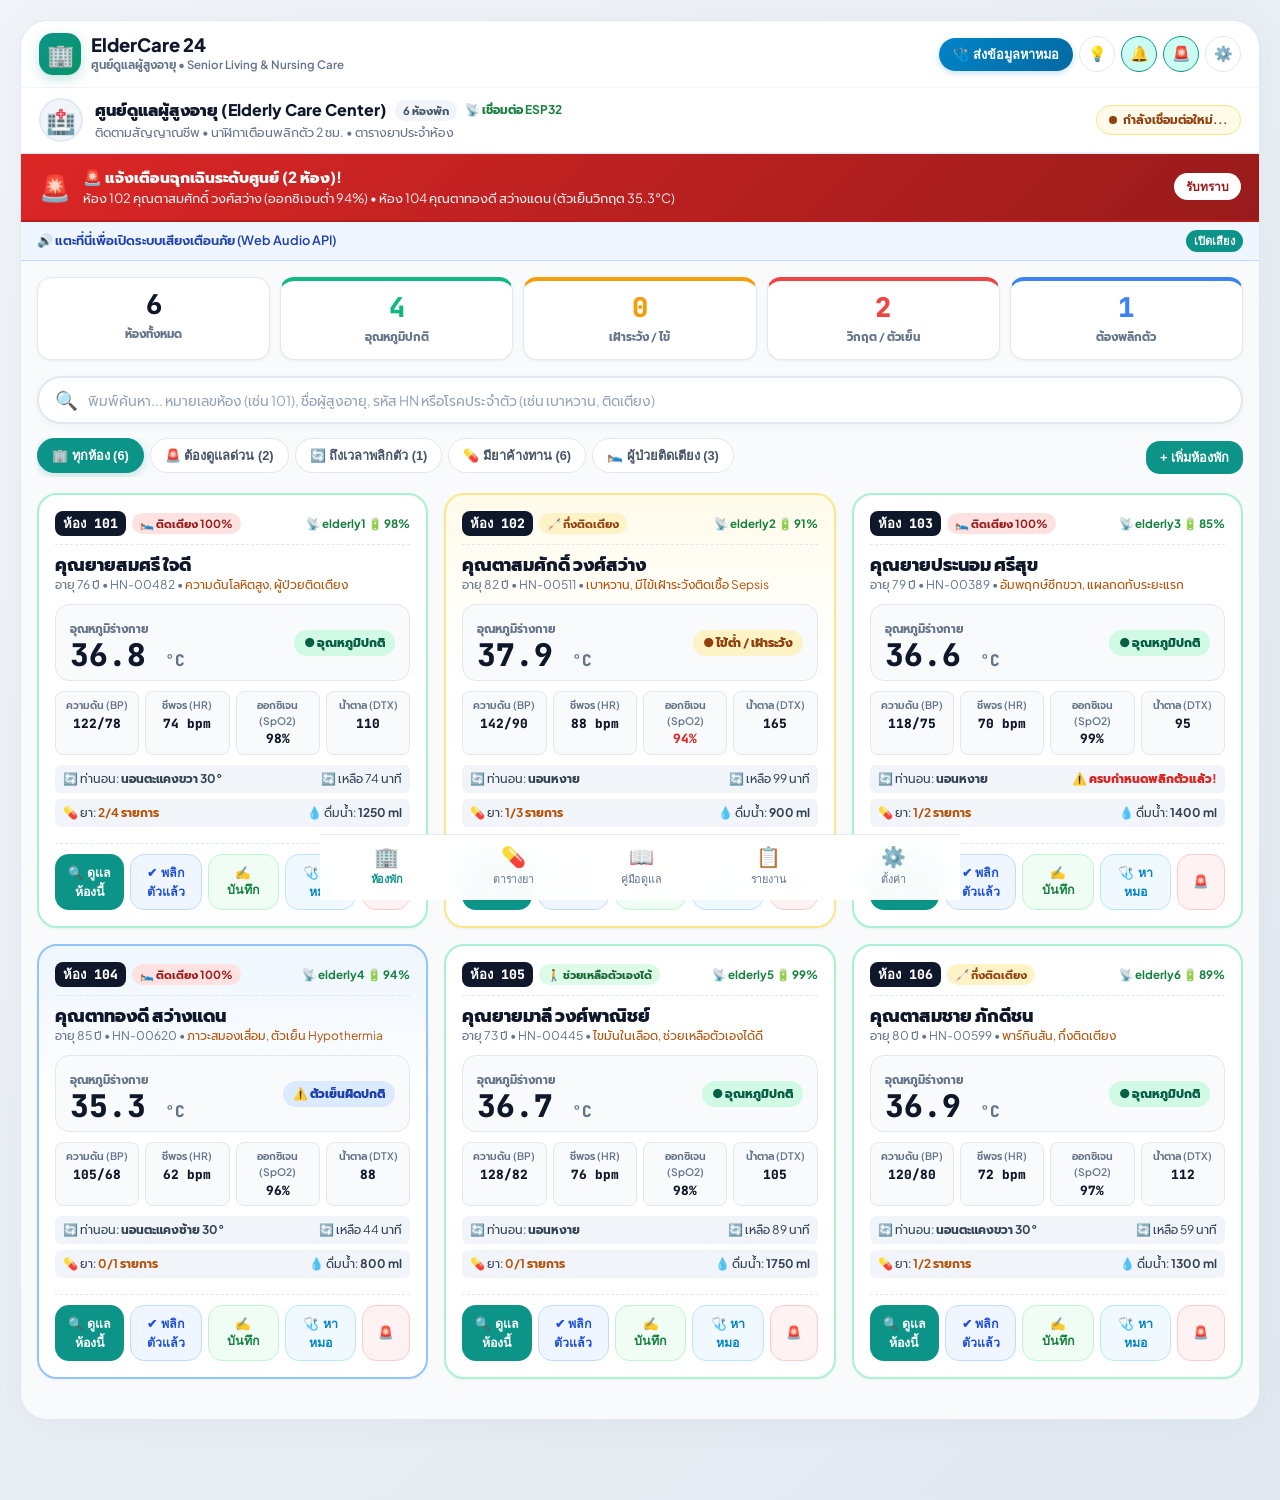
<file: index.html>
<!DOCTYPE html>
<html lang="th">
<head>
  <meta charset="UTF-8">
  <meta name="viewport" content="width=device-width, initial-scale=1.0, maximum-scale=1.0, user-scalable=no">
  <meta name="theme-color" content="#0d9488">
  <meta name="description" content="ElderCare 24 - ระบบศูนย์ดูแลผู้สูงอายุแบบแบ่งห้องพัก ติดตามสัญญาณชีพและอุณหภูมิแบบเรียลไทม์">
  
  <title>ElderCare 24 — ศูนย์ดูแลผู้สูงอายุ (Elderly Care Center)</title>
  
  <link rel="manifest" href="manifest.json">
  <link rel="icon" type="image/svg+xml" href="icon.svg">
  <link rel="apple-touch-icon" href="icon-192.png">

  <!-- Fonts: Plus Jakarta Sans, Prompt, Noto Sans Thai, JetBrains Mono -->
  <link rel="preconnect" href="https://fonts.googleapis.com">
  <link rel="preconnect" href="https://fonts.gstatic.com" crossorigin>
  <link href="https://fonts.googleapis.com/css2?family=JetBrains+Mono:wght@400;500;600;700&family=Noto+Sans+Thai:wght@400;500;600;700&family=Plus+Jakarta+Sans:wght@500;600;700;800&family=Prompt:wght@400;500;600;700;800&display=swap" rel="stylesheet">

  <!-- Local Chart.js -->
  <script src="chart.umd.min.js"></script>

  <link rel="stylesheet" href="styles.css?v=3.0">
</head>
<body>

  <div class="app-container">
    
    <!-- Top App Header -->
    <header class="care-header">
      <div class="header-top">
        <a href="../index.html" class="brand-wrapper" title="กลับหน้า Hub ศูนย์รวม">
          <div class="brand-icon-circle">🏢</div>
          <div>
            <div class="brand-title">ElderCare 24</div>
            <div class="brand-sub">ศูนย์ดูแลผู้สูงอายุ • Senior Living & Nursing Care</div>
          </div>
        </a>

        <div class="header-actions">
          <!-- Quick Send to Doctor Button -->
          <button class="btn-doctor-quick" onclick="openDoctorReferralModal()" title="ส่งข้อมูลผู้ป่วยปรึกษาแพทย์">
            🩺 ส่งข้อมูลหาหมอ
          </button>
          <!-- Screen Wake Lock Toggle -->
          <button id="btnWakeLock" class="btn-icon" title="เปิด/ปิดการเปิดหน้าจอตลอดเวลา (ป้องกันจอดับ)" onclick="toggleWakeLock()">
            <span id="wakeLockIcon">💡</span>
          </button>
          <!-- Sound Alert Toggle -->
          <button id="btnSoundToggle" class="btn-icon active" title="เปิด/ปิดเสียงเตือน" onclick="toggleSound()">
            <span id="soundIcon">🔔</span>
          </button>
          <!-- Central Siren Toggle -->
          <button id="btnNightAlarm" class="btn-icon active" title="เปิด/ปิดโหมดเตือนไซเรนศูนย์" onclick="toggleNightAlarm()">
            <span id="nightAlarmIcon">🚨</span>
          </button>
          <!-- Install PWA Button -->
          <button id="btnInstallPwa" class="btn-icon" style="display: none;" title="ติดตั้งแอปลงในเครื่อง">
            <span>📲</span>
          </button>
          <!-- Quick Settings -->
          <button class="btn-icon" title="ตั้งค่าระบบ" onclick="switchTab('settings')">
            <span>⚙️</span>
          </button>
        </div>
      </div>

      <!-- Center Status Strip & Connection Pill -->
      <div class="profile-bar">
        <div class="profile-info">
          <div class="profile-avatar-btn" onclick="switchTab('settings')">
            🏥
          </div>
          <div class="profile-details">
            <div class="profile-name-row">
              <span class="profile-name">ศูนย์ดูแลผู้สูงอายุ (Elderly Care Center)</span>
              <span id="headerCenterRoomsBadge" class="profile-badge">6 ห้องพัก</span>
              <span style="font-size: 0.75rem; color: #15803d; font-weight: 700;">📡 เชื่อมต่อ ESP32</span>
            </div>
            <div class="profile-meta">
              <span>ติดตามสัญญาณชีพ • นาฬิกาเตือนพลิกตัว 2 ชม. • ตารางยาประจำห้อง</span>
            </div>
          </div>
        </div>

        <div class="connection-pill online" id="connectionStatusPill" onclick="toggleSimulationModal()" title="คลิกเพื่อสลับโหมด Firebase / จำลอง">
          <span class="connection-dot"></span>
          <span id="connectionStatusText">Live เซนเซอร์</span>
        </div>
      </div>
    </header>

    <!-- Central Siren Emergency Alert Banner -->
    <div id="centralAlarmBanner" class="center-alarm-banner" style="display: none;">
      <div class="center-alarm-content">
        <span style="font-size: 1.6rem; animation: pulse-dot 1s infinite;">🚨</span>
        <div>
          <div class="center-alarm-title" id="alarmBannerTitle">แจ้งเตือนภาวะฉุกเฉินระดับศูนย์!</div>
          <div class="center-alarm-sub" id="alarmBannerSub">มีห้องพักที่อุณหภูมิหรือสัญญาณชีพผิดปกติ โปรดเข้าตรวจสอบทันที</div>
        </div>
      </div>
      <button class="btn btn-outline" style="background: #ffffff; color: #991b1b; padding: 4px 12px; font-size: 0.75rem; border: none;" onclick="dismissAlertBanner()">
        รับทราบ
      </button>
    </div>

    <!-- Info / Warning Banners -->
    <div id="demoBanner" class="info-banner demo" style="display: none;">
      <span>🧪 กำลังเปิดโหมดทดสอบจำลอง (Simulation)</span>
      <button class="btn btn-outline" style="padding: 2px 8px; font-size: 0.72rem; background: #ffffff;" onclick="setMode('firebase')">
        สลับเป็น Live Firebase
      </button>
    </div>

    <div id="audioUnlockBanner" class="info-banner audio-unlock" style="display: none;" onclick="unlockAudio()">
      <span>🔊 แตะที่นี่เพื่อเปิดระบบเสียงเตือนภัย (Web Audio API)</span>
      <button class="btn btn-primary" style="padding: 2px 8px; font-size: 0.7rem; pointer-events: none;">เปิดเสียง</button>
    </div>

    <div id="offlineBanner" class="info-banner offline" style="display: none;">
      <span>⚠️ ไม่ได้รับข้อมูลเกิน 10 นาที โปรดตรวจเช็คอุปกรณ์และสัญญาณ WiFi</span>
    </div>

    <!-- Main Views (Tabs) -->
    <main class="main-content">

      <!-- ============================================================== -->
      <!-- TAB 1: HOME (ผังห้องพักศูนย์ดูแลผู้สูงอายุ)                        -->
      <!-- ============================================================== -->
      <section id="tab-home" class="tab-content active">

        <!-- Center Statistics Bar -->
        <div class="center-stats-row">
          <div class="center-stat-card" onclick="setRoomFilter('all')">
            <span class="center-stat-num" id="statTotalRooms">6</span>
            <span class="center-stat-lbl">ห้องทั้งหมด</span>
          </div>
          <div class="center-stat-card normal" onclick="setRoomFilter('normal')">
            <span class="center-stat-num" style="color: #10b981;" id="statNormalRooms">4</span>
            <span class="center-stat-lbl">อุณหภูมิปกติ</span>
          </div>
          <div class="center-stat-card warning" onclick="setRoomFilter('alert')">
            <span class="center-stat-num" style="color: #f59e0b;" id="statWarningRooms">1</span>
            <span class="center-stat-lbl">เฝ้าระวัง / ไข้</span>
          </div>
          <div class="center-stat-card critical" onclick="setRoomFilter('critical')">
            <span class="center-stat-num" style="color: #ef4444;" id="statCriticalRooms">1</span>
            <span class="center-stat-lbl">วิกฤต / ตัวเย็น</span>
          </div>
          <div class="center-stat-card turn" onclick="setRoomFilter('turn')">
            <span class="center-stat-num" style="color: #3b82f6;" id="statTurnDueRooms">1</span>
            <span class="center-stat-lbl">ต้องพลิกตัว</span>
          </div>
        </div>

        <!-- Room Search Bar (พิมพ์ค้นหา) -->
        <div class="search-bar-container">
          <div class="search-input-wrapper">
            <span class="search-icon">🔍</span>
            <input 
              type="text" 
              id="roomSearchInput" 
              class="room-search-input" 
              placeholder="พิมพ์ค้นหา... หมายเลขห้อง (เช่น 101), ชื่อผู้สูงอายุ, รหัส HN หรือโรคประจำตัว (เช่น เบาหวาน, ติดเตียง)"
              oninput="handleRoomSearch(this.value)"
              autocomplete="off"
            >
            <button id="btnClearSearch" class="btn-clear-search" onclick="clearRoomSearch()" style="display: none;" title="ล้างการค้นหา">✕</button>
          </div>
          <div id="searchResultSummary" class="search-result-badge" style="display: none;"></div>
        </div>

        <!-- Rooms Toolbar & Filters -->
        <div class="rooms-toolbar">
          <div class="room-filters-scroll">
            <button class="filter-pill active" id="filter-all" onclick="setRoomFilter('all')">🏢 ทุกห้อง (<span id="countAll">6</span>)</button>
            <button class="filter-pill alert-pill" id="filter-alert" onclick="setRoomFilter('alert')">🚨 ต้องดูแลด่วน (<span id="countAlert">2</span>)</button>
            <button class="filter-pill turn-pill" id="filter-turn" onclick="setRoomFilter('turn')">🔄 ถึงเวลาพลิกตัว (<span id="countTurn">1</span>)</button>
            <button class="filter-pill" id="filter-med" onclick="setRoomFilter('med')">💊 มียาค้างทาน (<span id="countMed">2</span>)</button>
            <button class="filter-pill" id="filter-bedridden" onclick="setRoomFilter('bedridden')">🛌 ผู้ป่วยติดเตียง (<span id="countBedridden">3</span>)</button>
          </div>
          <button class="btn btn-primary" style="padding: 6px 14px; font-size: 0.8rem; white-space: nowrap;" onclick="openAddRoomModal()">
            + เพิ่มห้องพัก
          </button>
        </div>

        <!-- The Rooms Grid -->
        <div class="rooms-grid" id="elderlyRoomsGrid">
          <!-- Rendered dynamically by JavaScript -->
        </div>

      </section>

      <!-- ============================================================== -->
      <!-- TAB 2: MEDS (ตารางยาประจำวันตามห้องพัก)                         -->
      <!-- ============================================================== -->
      <section id="tab-meds" class="tab-content">
        <div class="med-card">
          <div class="card-header-row">
            <div class="card-header-title">
              <span>💊 ตารางยาประจำวันตามห้องพักผู้สูงอายุ</span>
            </div>
            <button class="btn btn-outline" style="padding: 4px 10px; font-size: 0.75rem;" onclick="filterRoomsMedsDue()">
              แสดงเฉพาะห้องที่ยังไม่ได้ทานยา
            </button>
          </div>
          <p style="font-size: 0.8rem; color: #64748b; margin-bottom: 12px;">
            เช็คอินการรับประทานยาตามมื้อ (เช้า, กลางวัน, เย็น, ก่อนนอน) ของผู้สูงอายุในแต่ละห้อง
          </p>

          <div class="search-input-wrapper" style="margin-bottom: 12px; border-radius: var(--radius-md); padding: 6px 12px;">
            <span class="search-icon" style="font-size: 0.95rem;">🔍</span>
            <input 
              type="text" 
              id="medSearchInput" 
              class="room-search-input" 
              placeholder="ค้นหาห้อง หรือชื่อยา (เช่น Amlodipine, 101, ยาเบาหวาน, ยาลดไขมัน)..." 
              oninput="handleMedSearch(this.value)"
            >
          </div>

          <div id="elderlyCenterMedsList">
            <!-- Rendered via JavaScript -->
          </div>
        </div>
      </section>

      <!-- ============================================================== -->
      <!-- TAB 3: GUIDE (คู่มือการดูแลผู้สูงอายุและสัญญาณอันตราย)            -->
      <!-- ============================================================== -->
      <section id="tab-guide" class="tab-content">
        <div style="max-width: 840px; margin: 0 auto;">
          <div style="margin-bottom: 16px;">
            <h3 style="font-size: 1.2rem; font-weight: 800; color: #0f172a;">คู่มือการบริบาลผู้สูงอายุ & สัญญาณอันตราย</h3>
            <p style="font-size: 0.82rem; color: #64748b;">แนวทางมาตรฐานสำหรับศูนย์ดูแลผู้สูงอายุและบ้านพักคนชรา</p>
          </div>

          <!-- FAST Stroke Card -->
          <div class="redflag-card">
            <div class="redflag-title">
              <span>🧠 อาการเตือนโรคหลอดเลือดสมอง (FAST) - ต้องส่ง รพ. ด่วนที่สุด!</span>
            </div>
            <ul class="redflag-list">
              <li><strong>F - Face:</strong> หน้าเบี้ยว ปากเบี้ยว ยิ้มแล้วมุมปากตกข้างหนึ่ง</li>
              <li><strong>A - Arms:</strong> แขนขาอ่อนแรง ยกแขนสองข้างแล้วตกหนึ่งข้าง ทรงตัวไม่ได้</li>
              <li><strong>S - Speech:</strong> พูดไม่ชัด ลิ้นแข็ง พูดไม่ออก หรือฟังไม่เข้าใจภาษา</li>
              <li><strong>T - Time:</strong> รีบโทร 1669 ทันที ต้องถึง รพ. ภายใน 4.5 ชั่วโมง เพื่อฉีดยาละลายลิ่มเลือด</li>
            </ul>
          </div>

          <!-- Sepsis Card -->
          <div class="redflag-card">
            <div class="redflag-title">
              <span>🩸 สัญญาณภาวะติดเชื้อรุนแรงในกระแสเลือด (Sepsis)</span>
            </div>
            <ul class="redflag-list">
              <li>อุณหภูมิร่างกายสูงเกิน 37.8°C หรือตัวเย็นผิดปกติ (&lt;35.5°C) หนาวสั่นรุนแรง</li>
              <li>หายใจหอบเร็ว ชีพจรเต้นเร็วเกิน 90 ครั้ง/นาที หรือความดันโลหิตตกผิดปกติ</li>
              <li>มีอาการซึมลง สับสนเฉียบพลัน เพ้อ ไม่รู้เวลาและสถานที่</li>
              <li>ปัสสาวะออกน้อยมาก ปัสสาวะมีสีเข้มหรือขุ่นมีกลิ่นฉุน (สัญญาณติดเชื้อทางเดินปัสสาวะ UTI)</li>
            </ul>
          </div>

          <!-- Bedridden Care Card -->
          <div class="vitals-card">
            <div class="card-header-title" style="margin-bottom: 8px;">
              <span>🛏️ เทคนิคการดูแลผู้สูงอายุติดเตียง ป้องกันแผลกดทับ (Bedsores)</span>
            </div>
            <ul style="padding-left: 20px; font-size: 0.85rem; color: #334155; line-height: 1.6;">
              <li><strong>พลิกตัวสม่ำเสมอทุก 2 ชั่วโมง:</strong> สลับท่านอน (หงาย ➔ ตะแคงขวา 30° ➔ หงาย ➔ ตะแคงซ้าย 30°) อย่างเคร่งครัด</li>
              <li><strong>การนอนตะแคง 30 องศา:</strong> ใช้หมอนหนุนหลังและสอดหมอนระหว่างหัวเข่า ป้องกันกระดูกปุ่มข้อกดทับกัน</li>
              <li><strong>ดูแลผิวหนัง:</strong> รักษาผิวหนังให้สะอาดและแห้ง ไม่อับชื้น ทาโลชั่นบำรุงผิวลดการเสียดสี</li>
              <li><strong>เปลี่ยนผ้าอ้อมทันที:</strong> เมื่อมีการขับถ่าย เพื่อป้องกันผิวหนังเปื่อยระคายเคืองจากกรดปัสสาวะ</li>
            </ul>
          </div>

          <!-- Dehydration & Nutrition Card -->
          <div class="vitals-card">
            <div class="card-header-title" style="margin-bottom: 8px;">
              <span>💧 การป้องกันภาวะขาดน้ำ (Dehydration) ในผู้สูงอายุ</span>
            </div>
            <p style="font-size: 0.85rem; color: #334155; line-height: 1.6;">
              ผู้สูงอายุจะมีความรู้สึกกระหายน้ำลดลง ทำให้เสี่ยงต่อภาวะขาดน้ำ ความดันตก และไตวายเฉียบพลัน ผู้ดูแลควรจัดให้ดื่มน้ำสะอาดทีละน้อยตลอดทั้งวัน ให้ได้ปริมาณสะสมอย่างน้อย 1,500 - 2,000 มล./วัน
            </p>
          </div>
        </div>
      </section>

      <!-- ============================================================== -->
      <!-- TAB 4: LOGS & REPORTS (ประวัติและรายงาน)                         -->
      <!-- ============================================================== -->
      <section id="tab-logs" class="tab-content">
        <div style="max-width: 900px; margin: 0 auto;">
          
          <!-- Doctor / Family Report Card -->
          <div class="vitals-card">
            <div class="card-header-row">
              <div class="card-header-title">
                <span>📋 สรุปรายงานสำหรับส่งต่อแพทย์ / ญาติผู้สูงอายุ (LINE)</span>
              </div>
              <div style="display: flex; gap: 6px;">
                <button class="btn btn-primary" style="padding: 4px 12px; font-size: 0.78rem; background: #0284c7; border: none;" onclick="openDoctorReferralModal()">
                  🩺 ส่งข้อมูลหาหมอ
                </button>
                <button class="btn btn-outline" style="padding: 4px 12px; font-size: 0.78rem;" onclick="copyDoctorReport()">
                  📲 คัดลอกส่ง LINE
                </button>
              </div>
            </div>
            <div style="margin-bottom: 8px; display: flex; align-items: center; gap: 8px;">
              <span style="font-size: 0.8rem; font-weight: 700; color: #334155;">เลือกห้องที่ต้องการสรุป:</span>
              <select id="reportRoomSelect" class="form-input" style="width: auto; padding: 4px 8px; font-size: 0.8rem;" onchange="updateDoctorReport()">
                <!-- Populated by JS -->
              </select>
            </div>
            <textarea id="doctorReportPreview" class="report-preview-box" readonly></textarea>
            
            <div style="display: flex; gap: 8px; margin-top: 8px;">
              <button class="btn btn-outline" style="flex: 1; font-size: 0.8rem;" onclick="exportCenterExcel()">
                📊 ส่งออก Excel ทุกห้อง (.xls)
              </button>
              <button class="btn btn-outline" style="flex: 1; font-size: 0.8rem;" onclick="exportCenterCsv()">
                📄 ส่งออก CSV ทุกห้อง
              </button>
            </div>
          </div>

          <!-- Activity Timeline -->
          <div class="vitals-card">
            <div class="card-header-row">
              <div class="card-header-title">
                <span>🕒 บันทึกกิจกรรมการดูแลของศูนย์วันนี้</span>
              </div>
              <div style="display: flex; gap: 6px;">
                <button class="btn btn-primary" style="padding: 4px 12px; font-size: 0.78rem;" onclick="openAddCareLogModal()">
                  ✍️ เขียนบันทึกการดูแล
                </button>
                <button class="btn btn-outline" style="padding: 2px 8px; font-size: 0.72rem;" onclick="clearCenterLogs()">
                  ล้างประวัติ
                </button>
              </div>
            </div>

            <div class="search-input-wrapper" style="margin-bottom: 12px; border-radius: var(--radius-md); padding: 6px 12px;">
              <span class="search-icon" style="font-size: 0.95rem;">🔍</span>
              <input 
                type="text" 
                id="logSearchInput" 
                class="room-search-input" 
                placeholder="ค้นหาบันทึกกิจกรรม... (เช่น 101, พลิกตัว, ดื่มน้ำ, สัญญาณชีพ, ยา)" 
                oninput="handleLogSearch(this.value)"
              >
            </div>

            <div id="careLogsContainer">
              <!-- Rendered via JavaScript -->
            </div>
          </div>

        </div>
      </section>

      <!-- ============================================================== -->
      <!-- TAB 5: SETTINGS (การตั้งค่าศูนย์)                                -->
      <!-- ============================================================== -->
      <section id="tab-settings" class="tab-content">
        <div style="max-width: 680px; margin: 0 auto;">
          <div class="calc-card">
            <div class="card-header-title" style="margin-bottom: 12px;">
              <span>⚙️ ตั้งค่าระบบศูนย์ดูแลผู้สูงอายุและอุปกรณ์ ESP32</span>
            </div>

            <div class="form-group">
              <label class="form-label">เบอร์โทรศัพท์ฉุกเฉินประจำศูนย์ (SOS):</label>
              <input type="text" id="settingEmergencyPhone" class="form-input" value="1669">
            </div>

            <div class="form-group">
              <label class="form-label">เกณฑ์แจ้งเตือนไข้สูงผู้สูงอายุ (°C):</label>
              <input type="number" step="0.1" id="settingAlertThreshold" class="form-input" value="37.8">
              <span style="font-size: 0.72rem; color: #64748b; margin-top: 4px; display: block;">
                เกณฑ์มาตรฐานผู้สูงอายุ: 37.8°C ถือว่ามีไข้สูงเสี่ยงติดเชื้อในกระแสเลือด
              </span>
            </div>

            <hr style="border: none; border-top: 1px dashed var(--border); margin: 18px 0;">

            <div class="card-header-title" style="margin-bottom: 12px; font-size: 0.95rem;">
              <span>☁️ เชื่อมต่อ Firebase Realtime Database</span>
            </div>

            <div class="form-group">
              <label class="form-label">Firebase RTDB URL:</label>
              <input type="text" id="settingFirebaseUrl" class="form-input" placeholder="https://your-database.firebasedatabase.app">
            </div>

            <button class="btn btn-primary btn-block" onclick="saveSettings()">
              💾 บันทึกการตั้งค่า
            </button>
          </div>

          <div style="text-align: center; margin-top: 16px; font-size: 0.78rem; color: #94a3b8;">
            ElderCare 24 • ระบบศูนย์ดูแลผู้สูงอายุแบบแบ่งห้องพัก v3.0<br>
            <a href="../index.html" style="color: var(--primary); font-weight: 700; text-decoration: none;">← กลับสู่หน้าหลักเลือกระบบ (Hub)</a>
          </div>
        </div>
      </section>

    </main>

    <!-- Bottom Navigation Bar -->
    <nav class="bottom-nav">
      <button class="nav-tab-btn active" id="nav-home" onclick="switchTab('home')">
        <span class="nav-tab-icon">🏢</span>
        <span class="nav-tab-label">ห้องพัก</span>
      </button>
      <button class="nav-tab-btn" id="nav-meds" onclick="switchTab('meds')">
        <span class="nav-tab-icon">💊</span>
        <span class="nav-tab-label">ตารางยา</span>
      </button>
      <button class="nav-tab-btn" id="nav-guide" onclick="switchTab('guide')">
        <span class="nav-tab-icon">📖</span>
        <span class="nav-tab-label">คู่มือดูแล</span>
      </button>
      <button class="nav-tab-btn" id="nav-logs" onclick="switchTab('logs')">
        <span class="nav-tab-icon">📋</span>
        <span class="nav-tab-label">รายงาน</span>
      </button>
      <button class="nav-tab-btn" id="nav-settings" onclick="switchTab('settings')">
        <span class="nav-tab-icon">⚙️</span>
        <span class="nav-tab-label">ตั้งค่า</span>
      </button>
    </nav>

  </div>

  <!-- ============================================================== -->
  <!-- MODAL: ROOM DETAIL VIEW (หน้าต่างจัดการห้องเดี่ยวแบบละเอียด)       -->
  <!-- ============================================================== -->
  <div class="modal-overlay" id="modalRoomDetail">
    <div class="modal-box large">
      <div class="modal-header">
        <div style="display: flex; align-items: center; gap: 8px;">
          <span class="room-number-badge" id="modalRoomNo" style="font-size: 1rem; padding: 4px 10px;">ห้อง 101</span>
          <h3 class="modal-title" id="modalResidentName">คุณยายสมศรี ใจดี</h3>
        </div>
        <button class="btn-close-modal" onclick="closeRoomDetailModal()">✕</button>
      </div>

      <!-- Room Header Info Strip -->
      <div class="room-modal-header-strip">
        <div>
          <span id="modalResidentAge" style="font-weight: 700;">อายุ 76 ปี</span> • 
          <span id="modalResidentHn" style="color: var(--text-muted);">HN-00482</span> • 
          <span id="modalResidentWeight">52.0 กก.</span>
          <div id="modalResidentCondition" style="font-size: 0.75rem; color: #b45309; font-weight: 600; margin-top: 2px;">
            โรคประจำตัว: ความดันโลหิตสูง, ผู้ป่วยติดเตียง
          </div>
        </div>
        <div style="text-align: right;">
          <span id="modalCareLevelTag" class="care-level-tag bedridden">ติดเตียง 100%</span>
          <div id="modalDeviceBattery" style="font-size: 0.75rem; color: #15803d; font-weight: 700; margin-top: 2px;">
            📡 baby1 | 🔋 98%
          </div>
        </div>
      </div>

      <!-- Hero Temp Card for This Room -->
      <div class="hero-card normal" id="modalHeroCard" style="padding: 16px; margin-bottom: 12px;">
        <div class="hero-temp-row">
          <span class="hero-temp-val" id="modalHeroTemp" style="font-size: 3.2rem;">36.8</span>
          <span class="hero-temp-unit">°C</span>
        </div>
        <div class="status-badge normal" id="modalStatusBadge">
          <span>●</span> <span id="modalStatusText">สบายดี อุณหภูมิปกติ</span>
        </div>
        <div id="modalAdviceText" style="font-size: 0.8rem; color: #475569; margin-top: 4px;">
          ผู้สูงอายุสบายดี ให้ดื่มน้ำและสังเกตอาการต่อเนื่อง
        </div>
      </div>

      <!-- Vitals Strip for This Room -->
      <div class="vitals-card" style="margin-bottom: 12px;">
        <div class="card-header-row">
          <div class="card-header-title" style="font-size: 0.95rem;">
            <span>🫀 สัญญาณชีพล่าสุด</span>
          </div>
          <button class="btn btn-outline" style="padding: 2px 8px; font-size: 0.72rem;" onclick="openVitalsModal()">
            + อัปเดตค่าใหม่
          </button>
        </div>
        <div class="vitals-grid">
          <div class="vital-tile">
            <div class="vital-label">ความดัน (BP)</div>
            <div class="vital-value" id="modalValBp" style="font-size: 1.1rem;">122/78</div>
            <div class="vital-unit">mmHg</div>
          </div>
          <div class="vital-tile">
            <div class="vital-label">ชีพจร (Pulse)</div>
            <div class="vital-value" id="modalValHr" style="font-size: 1.1rem;">74</div>
            <div class="vital-unit">bpm</div>
          </div>
          <div class="vital-tile">
            <div class="vital-label">ออกซิเจน (SpO2)</div>
            <div class="vital-value" id="modalValSpo2" style="font-size: 1.1rem;">98</div>
            <div class="vital-unit">%</div>
          </div>
          <div class="vital-tile">
            <div class="vital-label">น้ำตาล (DTX)</div>
            <div class="vital-value" id="modalValGlucose" style="font-size: 1.1rem;">110</div>
            <div class="vital-unit">mg/dL</div>
          </div>
        </div>
      </div>

      <!-- 2-Hour Bedridden Turn Schedule for This Room -->
      <div class="turn-card" style="margin-bottom: 12px; padding: 14px;">
        <div class="card-header-row">
          <div class="card-header-title" style="font-size: 0.95rem;">
            <span>🔄 การพลิกตัวป้องกันแผลกดทับ</span>
          </div>
          <span style="font-size: 0.75rem; color: #2563eb; font-weight: 700;">รอบ 2 ชม.</span>
        </div>
        <div class="turn-display-row">
          <div class="turn-circle" style="width: 60px; height: 60px;">
            <div class="turn-timer-text" id="modalTurnTimer" style="font-size: 0.85rem;">01:25</div>
            <div class="turn-timer-sub">เหลือ</div>
          </div>
          <div class="turn-info">
            <div style="font-size: 0.75rem; color: var(--text-muted);">ท่าปัจจุบัน:</div>
            <div class="turn-position-name" id="modalTurnCurrentPos" style="font-size: 1rem;">นอนหงาย</div>
            <div class="turn-next-hint" id="modalTurnNextPos">ท่าถัดไป: ตะแคงขวา 30°</div>
          </div>
          <button class="btn btn-primary" style="padding: 6px 12px; font-size: 0.78rem;" onclick="recordActiveRoomTurn()">
            ✔ พลิกตัวแล้ว
          </button>
        </div>
      </div>

      <!-- Meal Medications Checklist for This Room -->
      <div class="med-card" style="margin-bottom: 12px; padding: 14px;">
        <div class="card-header-row">
          <div class="card-header-title" style="font-size: 0.95rem;">
            <span>💊 ยาประจำตัวประจำห้องนี้</span>
          </div>
          <button class="btn btn-outline" style="padding: 2px 8px; font-size: 0.72rem;" onclick="openAddMedModal()">
            + เพิ่มยา
          </button>
        </div>
        <div id="modalMedListContainer">
          <!-- Rendered via JS -->
        </div>
      </div>

      <!-- Hydration for This Room -->
      <div class="vitals-card" style="margin-bottom: 12px; padding: 14px;">
        <div class="card-header-row">
          <div class="card-header-title" style="font-size: 0.95rem;">
            <span>💧 ดื่มน้ำวันนี้</span>
          </div>
          <span id="modalHydrationLabel" style="font-size: 0.8rem; font-weight: 700; color: #0284c7;">1,250 / 2,000 ml</span>
        </div>
        <div style="display: flex; gap: 6px;">
          <button class="btn btn-outline" style="flex: 1; padding: 6px; font-size: 0.75rem;" onclick="addActiveRoomWater(150)">+150 ml</button>
          <button class="btn btn-outline" style="flex: 1; padding: 6px; font-size: 0.75rem;" onclick="addActiveRoomWater(250)">+250 ml</button>
          <button class="btn btn-outline" style="flex: 1; padding: 6px; font-size: 0.75rem;" onclick="addActiveRoomWater(500)">+500 ml</button>
        </div>
      </div>

      <!-- Room Care History / Logs for this room -->
      <div class="vitals-card" style="margin-bottom: 12px; padding: 14px;">
        <div class="card-header-row">
          <div class="card-header-title" style="font-size: 0.95rem;">
            <span>📝 บันทึกการดูแลประจำห้องนี้</span>
          </div>
          <button class="btn btn-primary" style="padding: 4px 10px; font-size: 0.75rem;" onclick="openAddCareLogModal(state.selectedRoomId)">
            ✍️ เขียนบันทึก
          </button>
        </div>
        <div id="modalRoomCareLogsContainer" style="max-height: 200px; overflow-y: auto;">
          <!-- Rendered via JS -->
        </div>
      </div>

      <!-- Temperature Trend Chart for This Room -->
      <div class="chart-card" style="margin-bottom: 12px; padding: 14px;">
        <div class="card-header-title" style="font-size: 0.95rem; margin-bottom: 8px;">
          <span>📈 แนวโน้มอุณหภูมิห้องนี้</span>
        </div>
        <div class="chart-wrapper" style="height: 180px;">
          <canvas id="modalRoomChart"></canvas>
        </div>
      </div>

      <!-- Modal Footer Action Buttons -->
      <div style="display: flex; gap: 8px; flex-wrap: wrap;">
        <button class="btn btn-primary" style="flex: 2; background: #0284c7; border: none; font-weight: 800;" onclick="openDoctorReferralModal(state.selectedRoomId)">
          🩺 ส่งข้อมูลผู้ป่วยหาหมอ (Referral)
        </button>
        <button class="btn btn-outline" style="flex: 1;" onclick="shareActiveRoomDoctorReport()">
          📲 ส่งรายงาน LINE
        </button>
        <button class="btn btn-outline" style="color: #dc2626;" onclick="deleteActiveRoom()">
          🗑️ จำหน่าย/ลบห้อง
        </button>
      </div>
    </div>
  </div>

  <!-- ============================================================== -->
  <!-- MODAL: ADD / WRITE CARE LOG (เขียนบันทึกการดูแลผู้สูงอายุ)            -->
  <!-- ============================================================== -->
  <div class="modal-overlay" id="modalAddCareLog">
    <div class="modal-box" style="max-width: 600px;">
      <div class="modal-header">
        <h3 class="modal-title">✍️ เขียนบันทึกการดูแลผู้สูงอายุ</h3>
        <button class="btn-close-modal" onclick="closeAddCareLogModal()">✕</button>
      </div>

      <!-- Select Room -->
      <div class="form-group">
        <label class="form-label">🏢 ห้องพัก / ผู้สูงอายุ *</label>
        <select id="careLogRoomSelect" class="form-input">
          <!-- Populated by JS -->
        </select>
      </div>

      <!-- Category & Shift row -->
      <div style="display: grid; grid-template-columns: 1fr 1fr; gap: 10px;">
        <div class="form-group">
          <label class="form-label">📂 หมวดหมู่การดูแล *</label>
          <select id="careLogCategory" class="form-input" onchange="handleCareLogCategoryChange(this.value)">
            <option value="turn">🔄 พลิกตัว / จัดท่านอน</option>
            <option value="hygiene">🛁 สุขอนามัย / เช็ดตัว / ผ้าอ้อม</option>
            <option value="meal">🍲 อาหารและน้ำ / สายยาง</option>
            <option value="med">💊 ป้อนยา / พ่นยา</option>
            <option value="vitals">🩺 สัญญาณชีพ / DTX น้ำตาล</option>
            <option value="wound">🩹 ทำแผล / ดูดเสมหะ / พยาบาล</option>
            <option value="sleep">😴 การนอนหลับ / พักผ่อน</option>
            <option value="alert">⚠️ อาการผิดปกติ / รายงานแพทย์</option>
            <option value="info">📝 บันทึกทั่วไป / ส่งเวร</option>
          </select>
        </div>

        <div class="form-group">
          <label class="form-label">⏰ เวรการทำงาน / กะ</label>
          <select id="careLogShift" class="form-input">
            <option value="morning">☀️ เวรเช้า (07:00 - 15:00)</option>
            <option value="afternoon">🌅 เวรบ่าย (15:00 - 23:00)</option>
            <option value="night">🌙 เวรดึก (23:00 - 07:00)</option>
          </select>
        </div>
      </div>

      <!-- Time & Caregiver row -->
      <div style="display: grid; grid-template-columns: 1fr 1.5fr; gap: 10px;">
        <div class="form-group">
          <label class="form-label">🕒 เวลาที่ดูแล</label>
          <input type="time" id="careLogTime" class="form-input">
        </div>
        <div class="form-group">
          <label class="form-label">👤 ผู้บันทึก (พยาบาล/ผู้ดูแล) *</label>
          <input type="text" id="careLogStaff" class="form-input" placeholder="เช่น พยาบาลสมรักษ์, ผู้ดูแลกานต์">
        </div>
      </div>

      <!-- Quick Tag Suggestions -->
      <div class="form-group" style="margin-bottom: 8px;">
        <label class="form-label">
          <span>⚡ ข้อความด่วน (คลิกเพื่อแทรกข้อความ):</span>
        </label>
        <div id="careLogQuickTags" style="display: flex; flex-wrap: wrap; gap: 6px; margin-top: 4px;">
          <!-- Populated dynamically by category -->
        </div>
      </div>

      <!-- Note Details -->
      <div class="form-group">
        <label class="form-label">📝 รายละเอียดการดูแล / สังเกตอาการ *</label>
        <textarea id="careLogNote" class="form-input" rows="3" placeholder="พิมพ์รายละเอียดการดูแล หรือคลิกข้อความด่วนด้านบน..."></textarea>
      </div>

      <!-- Action Button -->
      <div style="display: flex; gap: 8px; margin-top: 16px;">
        <button class="btn btn-outline" style="flex: 1;" onclick="closeAddCareLogModal()">
          ยกเลิก
        </button>
        <button class="btn btn-primary" style="flex: 2;" onclick="saveCareLogModal()">
          💾 บันทึกการดูแล (ซิงค์ Firebase)
        </button>
      </div>
    </div>
  </div>

  <!-- ============================================================== -->
  <!-- MODAL: SEND PATIENT DATA TO DOCTOR (ส่งข้อมูลผู้ป่วยหาหมอ)           -->
  <!-- ============================================================== -->
  <div class="modal-overlay" id="modalDoctorReferral">
    <div class="modal-box large" style="max-width: 780px;">
      <div class="modal-header">
        <div style="display: flex; align-items: center; gap: 8px;">
          <span style="font-size: 1.4rem;">🩺</span>
          <div>
            <h3 class="modal-title" style="margin: 0; font-size: 1.15rem;">ส่งข้อมูลผู้ป่วยปรึกษาแพทย์ / ส่งต่อโรงพยาบาล</h3>
            <div style="font-size: 0.75rem; color: var(--text-muted);">Medical Consultation & Patient Referral System</div>
          </div>
        </div>
        <button class="btn-close-modal" onclick="closeDoctorReferralModal()">✕</button>
      </div>

      <!-- Select Room / Patient -->
      <div class="form-group" style="margin-bottom: 10px;">
        <label class="form-label">🏢 เลือกห้องพัก / ผู้สูงอายุที่ต้องการส่งหาหมอ *</label>
        <select id="docRefRoomSelect" class="form-input" onchange="onDoctorReferralRoomChange(this.value)">
          <!-- Populated by JS -->
        </select>
      </div>

      <!-- Patient Demographics Strip -->
      <div class="patient-summary-strip" id="docRefPatientStrip">
        <!-- Rendered via JS -->
      </div>

      <!-- Live Vitals Grid -->
      <div class="referral-vitals-grid" id="docRefVitalsGrid">
        <!-- Rendered via JS -->
      </div>

      <!-- Chief Complaint & Quick Reason Selection -->
      <div class="form-group" style="margin-bottom: 8px;">
        <label class="form-label">🚨 เหตุผล / อาการสำคัญที่ปรึกษาแพทย์ (Chief Complaint) *</label>
        <div style="display: flex; flex-wrap: wrap; gap: 6px; margin-bottom: 8px;">
          <span class="quick-tag-chip" onclick="setDocRefChiefComplaint('🚨 มีไข้สูงเฉียบพลัน (>38°C) หนาวสั่น ซึมลง')">🚨 ไข้สูงเฉียบพลัน</span>
          <span class="quick-tag-chip" onclick="setDocRefChiefComplaint('🫀 ความดันโลหิตสูงวิกฤต (>160/100 mmHg) ปวดศีรษะ')">🫀 ความดันโลหิตสูงวิกฤต</span>
          <span class="quick-tag-chip" onclick="setDocRefChiefComplaint('🫁 หายใจเหนื่อยหอบ ออกซิเจนปลายนิ้วต่ำ (<95%)')">🫁 หายใจเหนื่อย / SpO2 ต่ำ</span>
          <span class="quick-tag-chip" onclick="setDocRefChiefComplaint('😴 ซึมลง ไม่ค่อยตอบสนอง สับสนเฉียบพลัน')">😴 ซึมลง / สับสนเฉียบพลัน</span>
          <span class="quick-tag-chip" onclick="setDocRefChiefComplaint('🩹 แผลกดทับบวมแดง อักเสบ มีหนองหรือเลือดซึม')">🩹 แผลกดทับอักเสบ</span>
          <span class="quick-tag-chip" onclick="setDocRefChiefComplaint('🤢 ทานอาหารไม่ได้ อาเจียน สำลัก อ่อนเพลียมาก')">🤢 ทานไม่ได้ / สำลัก</span>
          <span class="quick-tag-chip" onclick="setDocRefChiefComplaint('💊 ขอคำปรึกษาปรับขนาดยาประจำตัว / ขอใบสั่งยาเพิ่ม')">💊 ปรึกษาปรับยาประจำตัว</span>
          <span class="quick-tag-chip" onclick="setDocRefChiefComplaint('📋 รายงานสรุปอาการประจำสัปดาห์ / ตรวจตามรอบนัด')">📋 รายงานสรุปอาการตามรอบ</span>
        </div>
        <input type="text" id="docRefChiefComplaint" class="form-input" placeholder="พิมพ์เหตุผลหรืออาการที่ต้องการปรึกษาแพทย์ หรือคลิกปุ่มด่วนด้านบน..." oninput="updateDoctorReferralPreview()">
      </div>

      <!-- Nurse's Clinical Notes -->
      <div class="form-group" style="margin-bottom: 10px;">
        <label class="form-label">📝 รายละเอียดอาการเพิ่มเติม & การดูแลเบื้องต้นที่ได้ดำเนินการไปแล้ว</label>
        <textarea id="docRefNurseNotes" class="form-input" rows="2" placeholder="เช่น เช็ดตัวลดไข้แล้ว 30 นาที อุณหภูมิยังไม่ลด, ให้จิบน้ำเกลือแร่, ตรวจสอบสายปัสสาวะไม่อุดตัน..." oninput="updateDoctorReferralPreview()"></textarea>
      </div>

      <!-- Doctor & Nurse Details Row -->
      <div style="display: grid; grid-template-columns: 1fr 1fr; gap: 10px; margin-bottom: 10px;">
        <div class="form-group" style="margin: 0;">
          <label class="form-label">👨‍⚕️ แพทย์ / โรงพยาบาลปลายทาง</label>
          <input type="text" id="docRefDoctorName" class="form-input" placeholder="เช่น นพ.ประจำศูนย์, รพ.ประจำอำเภอ" oninput="updateDoctorReferralPreview()">
        </div>
        <div class="form-group" style="margin: 0;">
          <label class="form-label">👩‍⚕️ ผู้ส่งข้อมูล (พยาบาล/เจ้าหน้าที่)</label>
          <input type="text" id="docRefNurseName" class="form-input" placeholder="เช่น พยาบาลสมรักษ์ (เวรดึก)" oninput="updateDoctorReferralPreview()">
        </div>
      </div>

      <!-- Real-time Medical SBAR Report Preview -->
      <div class="form-group" style="margin-bottom: 12px;">
        <label class="form-label" style="display: flex; justify-content: space-between; align-items: center;">
          <span>📋 ตัวอย่างข้อความรายงานแพทย์ (SBAR Medical Format)</span>
          <span style="font-size: 0.72rem; color: #0284c7; font-weight: 700;">พร้อมส่งเข้า LINE / อีเมล / พิมพ์ใบส่งตัว</span>
        </label>
        <textarea id="docRefPreviewBox" class="referral-preview-box" readonly></textarea>
      </div>

      <!-- Action Buttons Row -->
      <div class="action-row-doctor">
        <button class="btn btn-primary" style="background: #06c755; border: none; font-weight: 800;" onclick="sendDoctorReferralViaLine()">
          📲 ส่งเข้า LINE หมอทันที
        </button>
        <button class="btn btn-outline" onclick="copyDoctorReferralText()">
          📋 คัดลอกข้อความ
        </button>
        <button class="btn btn-outline" onclick="sendDoctorReferralViaEmail()">
          ✉️ ส่งอีเมลหาหมอ
        </button>
        <button class="btn btn-outline" style="border-color: #0284c7; color: #0284c7;" onclick="printDoctorReferralSheet()">
          🖨️ พิมพ์ใบส่งตัว
        </button>
      </div>

      <div style="margin-top: 8px; text-align: center;">
        <button class="btn btn-outline" style="font-size: 0.75rem; border: none; color: #64748b;" onclick="syncDoctorReferralToFirebase()">
          ☁️ บันทึกประวัติการส่งต่อขึ้นระบบออนไลน์ (Firebase Queue)
        </button>
      </div>
    </div>
  </div>

  <!-- ============================================================== -->
  <!-- PRINTABLE MEDICAL REFERRAL SLIP (ใบส่งตัวทางการแพทย์สำหรับพิมพ์)  -->
  <!-- ============================================================== -->
  <div id="printableReferralSlip">
    <!-- Populated by JS for printing -->
  </div>

  <!-- ============================================================== -->
  <!-- MODAL: ADD NEW ROOM (เพิ่มห้องพักศูนย์ผู้สูงอายุ)                -->
  <!-- ============================================================== -->
  <div class="modal-overlay" id="modalAddRoom">
    <div class="modal-box">
      <div class="modal-header">
        <h3 class="modal-title">🏢 เพิ่มห้องพักผู้สูงอายุใหม่</h3>
        <button class="btn-close-modal" onclick="closeAddRoomModal()">✕</button>
      </div>

      <div class="form-group">
        <label class="form-label">หมายเลขห้องพัก (เช่น ห้อง 107):</label>
        <input type="text" id="addRoomNo" class="form-input" placeholder="เช่น ห้อง 107">
      </div>

      <div class="form-group">
        <label class="form-label">ชื่อ - นามสกุล ผู้สูงอายุ:</label>
        <input type="text" id="addRoomResidentName" class="form-input" placeholder="เช่น คุณยายสมปอง ผ่องใส">
      </div>

      <div style="display: grid; grid-template-columns: 1fr 1fr; gap: 8px;">
        <div class="form-group">
          <label class="form-label">อายุ:</label>
          <input type="text" id="addRoomAge" class="form-input" placeholder="เช่น 75 ปี" value="75 ปี">
        </div>
        <div class="form-group">
          <label class="form-label">รหัส HN:</label>
          <input type="text" id="addRoomHn" class="form-input" placeholder="เช่น HN-00701">
        </div>
      </div>

      <div class="form-group">
        <label class="form-label">ระดับการดูแล (Care Level):</label>
        <select id="addRoomCareLevel" class="form-input">
          <option value="bedridden">🛌 ผู้ป่วยติดเตียง 100% (ต้องการพลิกตัวทุก 2 ชม.)</option>
          <option value="semi">🦯 กึ่งติดเตียง (ช่วยเหลือตัวเองได้บางส่วน)</option>
          <option value="self">🚶 ช่วยเหลือตัวเองได้ดี</option>
        </select>
      </div>

      <div class="form-group">
        <label class="form-label">โรคประจำตัว / ข้อควรระวังพิเศษ:</label>
        <input type="text" id="addRoomCondition" class="form-input" placeholder="เช่น เบาหวาน, ความดันสูง, โรคไต">
      </div>

      <div class="form-group">
        <label class="form-label">ESP32 Device ID / Sensor Name:</label>
        <input type="text" id="addRoomDeviceId" class="form-input" placeholder="เช่น elderly7 หรือ baby1" value="elderly7">
      </div>

      <button class="btn btn-primary btn-block" onclick="saveNewRoom()">
        💾 บันทึกและเปิดห้องพักใหม่
      </button>
    </div>
  </div>

  <!-- ============================================================== -->
  <!-- MODAL: ADD / UPDATE VITALS                                     -->
  <!-- ============================================================== -->
  <div class="modal-overlay" id="modalVitals">
    <div class="modal-box">
      <div class="modal-header">
        <h3 class="modal-title">🫀 บันทึกค่าสัญญาณชีพ</h3>
        <button class="btn-close-modal" onclick="closeVitalsModal()">✕</button>
      </div>
      <div class="form-group">
        <label class="form-label">ความดันโลหิต ตัวบน/ตัวล่าง (SYS/DIA mmHg):</label>
        <div style="display: grid; grid-template-columns: 1fr 1fr; gap: 8px;">
          <input type="number" id="inputBpSys" class="form-input" placeholder="SYS (เช่น 120)" value="122">
          <input type="number" id="inputBpDia" class="form-input" placeholder="DIA (เช่น 80)" value="78">
        </div>
      </div>
      <div class="form-group">
        <label class="form-label">อัตราการเต้นหัวใจ / ชีพจร (Pulse bpm):</label>
        <input type="number" id="inputHr" class="form-input" placeholder="เช่น 74" value="74">
      </div>
      <div class="form-group">
        <label class="form-label">ออกซิเจนปลายนิ้ว (SpO2 %):</label>
        <input type="number" id="inputSpo2" class="form-input" placeholder="เช่น 98" value="98">
      </div>
      <div class="form-group">
        <label class="form-label">ระดับน้ำตาลในเลือด (DTX mg/dL):</label>
        <input type="number" id="inputGlucose" class="form-input" placeholder="เช่น 110" value="110">
      </div>
      <button class="btn btn-primary btn-block" onclick="saveVitalsModal()">
        💾 บันทึกข้อมูลสัญญาณชีพ
      </button>
    </div>
  </div>

  <!-- ============================================================== -->
  <!-- MODAL: ADD NEW MEDICATION                                      -->
  <!-- ============================================================== -->
  <div class="modal-overlay" id="modalAddMed">
    <div class="modal-box">
      <div class="modal-header">
        <h3 class="modal-title">💊 เพิ่มรายการยาประจำตัว</h3>
        <button class="btn-close-modal" onclick="closeAddMedModal()">✕</button>
      </div>
      <div class="form-group">
        <label class="form-label">ชื่อยา:</label>
        <input type="text" id="inputMedName" class="form-input" placeholder="เช่น Amlodipine 5mg (ยาลดความดัน)">
      </div>
      <div class="form-group">
        <label class="form-label">มื้อที่ต้องรับประทาน:</label>
        <select id="inputMedMeal" class="form-input">
          <option value="morning">🌅 ตอนเช้า (หลังอาหาร)</option>
          <option value="noon">☀️ ตอนกลางวัน (หลังอาหาร)</option>
          <option value="evening">🌆 ตอนเย็น (หลังอาหาร)</option>
          <option value="bedtime">🌙 ก่อนนอน</option>
        </select>
      </div>
      <div class="form-group">
        <label class="form-label">ขนาดและวิธีรับประทาน:</label>
        <input type="text" id="inputMedDoseDesc" class="form-input" placeholder="เช่น 1 เม็ด หลังอาหารทันที">
      </div>
      <button class="btn btn-primary btn-block" onclick="saveNewMed()">
        💾 บันทึกยาใหม่
      </button>
    </div>
  </div>

  <!-- ============================================================== -->
  <!-- MODAL: SIMULATION / DEMO MODE                                  -->
  <!-- ============================================================== -->
  <div class="modal-overlay" id="modalSimulation">
    <div class="modal-box">
      <div class="modal-header">
        <h3 class="modal-title">🧪 โหมดทดสอบการวัดค่า (Simulation)</h3>
        <button class="btn-close-modal" onclick="closeSimulationModal()">✕</button>
      </div>
      <p style="font-size: 0.85rem; color: #64748b; margin-bottom: 14px;">
        คุณสามารถทดลองเปลี่ยนค่าอุณหภูมิของห้องที่เลือก เพื่อทดสอบระบบการแจ้งเตือน ไซเรน และสีของหน้าจอ
      </p>

      <div class="form-group">
        <label class="form-label">เลือกสถานะอุณหภูมิทดสอบ:</label>
        <div style="display: grid; grid-template-columns: 1fr 1fr; gap: 8px;">
          <button class="btn btn-outline" onclick="setSimTemp(35.2)">🥶 ตัวเย็นวิกฤต (35.2°C)</button>
          <button class="btn btn-outline" onclick="setSimTemp(36.8)">🟢 ปกติ (36.8°C)</button>
          <button class="btn btn-outline" onclick="setSimTemp(37.5)">🟡 ไข้ต่ำ (37.5°C)</button>
          <button class="btn btn-outline" onclick="setSimTemp(38.2)">🟠 ไข้สูงติดเชื้อ (38.2°C)</button>
          <button class="btn btn-outline" style="grid-column: span 2;" onclick="setSimTemp(39.5)">🔴 ไข้วิกฤต (39.5°C)</button>
        </div>
      </div>

      <div style="margin-top: 18px; display: flex; gap: 8px;">
        <button class="btn btn-outline" style="flex: 1;" onclick="setMode('firebase')">
          สลับเป็น Live Firebase
        </button>
        <button class="btn btn-primary" style="flex: 1;" onclick="closeSimulationModal()">
          ปิดหน้าต่าง
        </button>
      </div>
    </div>
  </div>

  <script src="app.js?v=3.0"></script>
</body>
</html>
</file>
<file: styles.css>
/* CareTemp 24 - Modern Healthcare & Caregiver Design System */
:root {
  --primary: #0d9488;
  --primary-hover: #0f766e;
  --primary-light: #ccfbf1;
  --primary-dark: #115e59;

  --elderly-accent: #3b82f6;
  --elderly-light: #eff6ff;
  --elderly-dark: #1d4ed8;

  --child-accent: #f97316;
  --child-light: #fff7ed;
  --child-dark: #c2410c;

  --bg: #f8fafc;
  --surface: #ffffff;
  --surface-alt: #f1f5f9;
  --border: #e2e8f0;
  --border-subtle: #cbd5e1;

  --text-main: #0f172a;
  --text-muted: #64748b;
  --text-light: #94a3b8;

  --temp-normal: #10b981;
  --temp-normal-bg: #ecfdf5;
  --temp-lowfever: #f59e0b;
  --temp-lowfever-bg: #fffbeb;
  --temp-highfever: #ef4444;
  --temp-highfever-bg: #fef2f2;
  --temp-critical: #b91c1c;
  --temp-critical-bg: #fef2f2;
  --temp-hypo: #2563eb;
  --temp-hypo-bg: #eff6ff;

  --radius-sm: 8px;
  --radius-md: 14px;
  --radius-lg: 20px;
  --radius-xl: 28px;
  --radius-full: 9999px;

  --shadow-sm: 0 1px 3px rgba(0, 0, 0, 0.05);
  --shadow-md: 0 6px 16px -2px rgba(15, 23, 42, 0.06);
  --shadow-lg: 0 12px 28px -4px rgba(15, 23, 42, 0.08);

  --font-base: 'Plus Jakarta Sans', 'Prompt', 'Noto Sans Thai', -apple-system, BlinkMacSystemFont, sans-serif;
  --font-mono: 'JetBrains Mono', monospace;
}

* {
  box-sizing: border-box;
  margin: 0;
  padding: 0;
  -webkit-tap-highlight-color: transparent;
}

body {
  font-family: var(--font-base);
  background: var(--bg);
  color: var(--text-main);
  min-height: 100vh;
  line-height: 1.5;
  -webkit-font-smoothing: antialiased;
  padding-bottom: 80px;
}

/* App Container */
.app-container {
  max-width: 1240px;
  margin: 0 auto;
  min-height: 100vh;
  background: #ffffff;
  display: flex;
  flex-direction: column;
  box-shadow: 0 0 40px rgba(0, 0, 0, 0.04);
}

@media (min-width: 768px) {
  body {
    background: linear-gradient(135deg, #f1f5f9 0%, #e2e8f0 100%);
    padding: 20px 16px 80px 16px;
  }
  .app-container {
    border-radius: var(--radius-xl);
    overflow: hidden;
    border: 1px solid var(--border);
    min-height: calc(100vh - 40px);
  }
}

/* Top App Header */
.care-header {
  background: #ffffff;
  border-bottom: 1px solid var(--border);
  position: sticky;
  top: 0;
  z-index: 40;
  backdrop-filter: blur(10px);
  background: rgba(255, 255, 255, 0.95);
}

.header-top {
  display: flex;
  align-items: center;
  justify-content: space-between;
  padding: 12px 18px;
  border-bottom: 1px solid #f1f5f9;
}

.brand-wrapper {
  display: flex;
  align-items: center;
  gap: 10px;
  text-decoration: none;
  color: inherit;
}

.brand-icon-circle {
  width: 42px;
  height: 42px;
  border-radius: var(--radius-md);
  background: linear-gradient(135deg, var(--primary) 0%, #059669 100%);
  color: #ffffff;
  display: flex;
  align-items: center;
  justify-content: center;
  font-size: 22px;
  box-shadow: 0 4px 12px rgba(13, 148, 136, 0.25);
}

.brand-title {
  font-size: 1.15rem;
  font-weight: 800;
  color: #0f172a;
  line-height: 1.2;
}

.brand-sub {
  font-size: 0.72rem;
  color: var(--text-muted);
  font-weight: 600;
}

.header-actions {
  display: flex;
  align-items: center;
  gap: 6px;
}

.btn-icon {
  width: 36px;
  height: 36px;
  border-radius: var(--radius-full);
  border: 1px solid var(--border);
  background: var(--surface);
  color: var(--text-muted);
  display: flex;
  align-items: center;
  justify-content: center;
  cursor: pointer;
  font-size: 15px;
  transition: all 0.2s;
}

.btn-icon:hover {
  background: var(--surface-alt);
  color: var(--text-main);
  border-color: var(--border-subtle);
}

.btn-icon.active {
  background: var(--primary-light);
  border-color: var(--primary);
  color: var(--primary-dark);
}

/* Mode Switcher Bar */
.mode-switcher-container {
  padding: 10px 18px;
  background: #f8fafc;
  display: flex;
  align-items: center;
  justify-content: space-between;
  gap: 12px;
  border-bottom: 1px solid var(--border);
}

.mode-pill-group {
  display: flex;
  background: #e2e8f0;
  border-radius: var(--radius-full);
  padding: 3px;
  flex: 1;
  max-width: 360px;
}

.mode-pill-btn {
  flex: 1;
  border: none;
  background: transparent;
  padding: 6px 12px;
  border-radius: var(--radius-full);
  font-size: 0.85rem;
  font-weight: 700;
  color: var(--text-muted);
  cursor: pointer;
  display: inline-flex;
  align-items: center;
  justify-content: center;
  gap: 6px;
  transition: all 0.2s cubic-bezier(0.16, 1, 0.3, 1);
}

.mode-pill-btn.active.elderly {
  background: #ffffff;
  color: var(--elderly-dark);
  box-shadow: 0 2px 8px rgba(37, 99, 235, 0.15);
}

.mode-pill-btn.active.child {
  background: #ffffff;
  color: var(--child-dark);
  box-shadow: 0 2px 8px rgba(234, 88, 12, 0.15);
}

.connection-pill {
  display: inline-flex;
  align-items: center;
  gap: 6px;
  padding: 5px 12px;
  border-radius: var(--radius-full);
  font-size: 0.75rem;
  font-weight: 700;
  cursor: pointer;
  user-select: none;
  border: 1px solid transparent;
  transition: all 0.2s;
}

.connection-pill.online {
  background: #ecfdf5;
  color: #065f46;
  border-color: #a7f3d0;
}

.connection-pill.demo {
  background: #fffbeb;
  color: #92400e;
  border-color: #fde68a;
}

.connection-dot {
  width: 8px;
  height: 8px;
  border-radius: 50%;
  background: currentColor;
  display: inline-block;
  animation: pulse-dot 2s infinite;
}

@keyframes pulse-dot {
  0% { transform: scale(0.95); opacity: 0.8; }
  50% { transform: scale(1.2); opacity: 1; }
  100% { transform: scale(0.95); opacity: 0.8; }
}

/* Profile Bar */
.profile-bar {
  display: flex;
  align-items: center;
  justify-content: space-between;
  padding: 10px 18px;
  background: #ffffff;
  border-bottom: 1px solid #f1f5f9;
}

.profile-info {
  display: flex;
  align-items: center;
  gap: 12px;
}

.profile-avatar-btn {
  width: 44px;
  height: 44px;
  border-radius: var(--radius-full);
  background: #f1f5f9;
  display: flex;
  align-items: center;
  justify-content: center;
  font-size: 24px;
  cursor: pointer;
  border: 2px solid #e2e8f0;
  transition: all 0.2s;
}

.profile-avatar-btn:hover {
  transform: scale(1.05);
  border-color: var(--primary);
}

.profile-name-row {
  display: flex;
  align-items: center;
  gap: 8px;
  flex-wrap: wrap;
}

.profile-name {
  font-size: 1rem;
  font-weight: 800;
  color: #0f172a;
}

.profile-badge {
  font-size: 0.7rem;
  font-weight: 700;
  padding: 2px 8px;
  border-radius: var(--radius-full);
  background: #f1f5f9;
  color: #475569;
}

.profile-meta {
  font-size: 0.78rem;
  color: var(--text-muted);
  display: flex;
  gap: 6px;
  align-items: center;
  margin-top: 1px;
}

/* Notification Banners */
.info-banner {
  padding: 8px 16px;
  font-size: 0.8rem;
  font-weight: 600;
  display: flex;
  align-items: center;
  justify-content: space-between;
  gap: 8px;
  border-bottom: 1px solid rgba(0, 0, 0, 0.05);
}

.info-banner.demo {
  background: #fffbeb;
  color: #92400e;
  border-color: #fde68a;
}

.info-banner.audio-unlock {
  background: #eff6ff;
  color: #1e40af;
  border-color: #bfdbfe;
  cursor: pointer;
}

.info-banner.offline {
  background: #fef2f2;
  color: #991b1b;
  border-color: #fecaca;
}

/* Main Content Views */
.main-content {
  flex: 1;
  padding: 16px;
  background: #f8fafc;
}

.tab-content {
  display: none;
}

.tab-content.active {
  display: block;
  animation: fadeIn 0.25s ease;
}

@keyframes fadeIn {
  from { opacity: 0; transform: translateY(4px); }
  to { opacity: 1; transform: translateY(0); }
}

/* Emergency Call Card */
.emergency-card {
  background: linear-gradient(135deg, #fef2f2 0%, #ffe4e6 100%);
  border: 1px solid #fecdd3;
  border-radius: var(--radius-lg);
  padding: 12px 16px;
  margin-bottom: 16px;
  display: flex;
  align-items: center;
  justify-content: space-between;
  gap: 12px;
}

.emergency-info {
  display: flex;
  align-items: center;
  gap: 10px;
}

.emergency-icon {
  font-size: 26px;
}

.emergency-title {
  font-size: 0.9rem;
  font-weight: 800;
  color: #991b1b;
}

.emergency-sub {
  font-size: 0.72rem;
  color: #b91c1c;
}

.btn-emergency {
  background: #dc2626;
  color: #ffffff;
  font-weight: 800;
  font-size: 0.85rem;
  padding: 8px 14px;
  border-radius: var(--radius-full);
  text-decoration: none;
  display: inline-flex;
  align-items: center;
  gap: 6px;
  border: none;
  cursor: pointer;
  box-shadow: 0 4px 12px rgba(220, 38, 38, 0.25);
  white-space: nowrap;
}

.btn-emergency:hover {
  background: #b91c1c;
}

/* Hero Temperature Card */
.hero-card {
  border-radius: var(--radius-xl);
  padding: 24px 20px;
  text-align: center;
  margin-bottom: 16px;
  position: relative;
  overflow: hidden;
  box-shadow: var(--shadow-md);
  transition: all 0.3s cubic-bezier(0.16, 1, 0.3, 1);
  border: 2px solid transparent;
}

.hero-card.normal {
  background: linear-gradient(180deg, #ecfdf5 0%, #ffffff 100%);
  border-color: #a7f3d0;
}

.hero-card.lowfever {
  background: linear-gradient(180deg, #fffbeb 0%, #ffffff 100%);
  border-color: #fde68a;
}

.hero-card.highfever {
  background: linear-gradient(180deg, #fff7ed 0%, #ffffff 100%);
  border-color: #fed7aa;
}

.hero-card.critical {
  background: linear-gradient(180deg, #fef2f2 0%, #ffffff 100%);
  border-color: #fecaca;
  animation: pulse-critical 2s infinite;
}

.hero-card.hypo {
  background: linear-gradient(180deg, #eff6ff 0%, #ffffff 100%);
  border-color: #bfdbfe;
}

@keyframes pulse-critical {
  0% { box-shadow: 0 0 0 0 rgba(239, 68, 68, 0.4); }
  70% { box-shadow: 0 0 0 14px rgba(239, 68, 68, 0); }
  100% { box-shadow: 0 0 0 0 rgba(239, 68, 68, 0); }
}

.hero-temp-row {
  display: flex;
  align-items: baseline;
  justify-content: center;
  gap: 4px;
  margin: 6px 0;
}

.hero-temp-val {
  font-family: var(--font-mono);
  font-size: 4rem;
  font-weight: 800;
  line-height: 1;
  letter-spacing: -1px;
}

.hero-temp-unit {
  font-size: 1.6rem;
  font-weight: 600;
  color: var(--text-muted);
}

.status-badge {
  display: inline-flex;
  align-items: center;
  gap: 6px;
  padding: 6px 16px;
  border-radius: var(--radius-full);
  font-size: 0.95rem;
  font-weight: 800;
  margin-bottom: 16px;
}

.status-badge.normal { background: #d1fae5; color: #065f46; }
.status-badge.lowfever { background: #fef3c7; color: #92400e; }
.status-badge.highfever { background: #ffedd5; color: #9a3412; }
.status-badge.critical { background: #fee2e2; color: #991b1b; }
.status-badge.hypo { background: #dbeafe; color: #1e40af; }

/* Thermometer Gauge Track */
.thermo-bar-wrapper {
  margin: 12px auto 16px auto;
  max-width: 440px;
}

.thermo-bar-track {
  height: 12px;
  background: #e2e8f0;
  border-radius: var(--radius-full);
  overflow: hidden;
  position: relative;
}

.thermo-bar-fill {
  height: 100%;
  border-radius: var(--radius-full);
  transition: width 0.4s ease, background 0.4s ease;
}

.thermo-markers {
  display: flex;
  justify-content: space-between;
  margin-top: 6px;
  font-size: 0.72rem;
  color: var(--text-muted);
  font-weight: 600;
}

/* Hero Stats Strip */
.hero-stats-strip {
  display: grid;
  grid-template-columns: 1fr 1fr 1fr;
  gap: 8px;
  padding-top: 14px;
  border-top: 1px dashed var(--border);
  text-align: center;
}

.stat-item span:first-child {
  display: block;
  font-size: 0.72rem;
  color: var(--text-muted);
  margin-bottom: 2px;
}

.stat-val {
  font-family: var(--font-mono);
  font-size: 0.95rem;
  font-weight: 700;
  color: #0f172a;
}

/* Care Advice Box */
.advice-box {
  border-radius: var(--radius-lg);
  padding: 16px;
  margin-bottom: 16px;
  display: flex;
  gap: 12px;
  align-items: flex-start;
  border: 1px solid var(--border);
  background: #ffffff;
}

.advice-icon {
  font-size: 26px;
  line-height: 1;
}

.advice-title {
  font-size: 0.95rem;
  font-weight: 800;
  margin-bottom: 4px;
  color: #0f172a;
}

.advice-desc {
  font-size: 0.85rem;
  color: #475569;
  line-height: 1.5;
}

/* Elderly Vitals Dashboard Card */
.vitals-card {
  background: #ffffff;
  border-radius: var(--radius-lg);
  padding: 18px;
  margin-bottom: 16px;
  border: 1px solid var(--border);
  box-shadow: var(--shadow-sm);
}

.card-header-row {
  display: flex;
  align-items: center;
  justify-content: space-between;
  margin-bottom: 14px;
}

.card-header-title {
  font-size: 1rem;
  font-weight: 800;
  display: flex;
  align-items: center;
  gap: 8px;
  color: #0f172a;
}

.vitals-grid {
  display: grid;
  grid-template-columns: 1fr 1fr;
  gap: 12px;
}

@media (min-width: 480px) {
  .vitals-grid {
    grid-template-columns: repeat(4, 1fr);
  }
}

.vital-tile {
  background: #f8fafc;
  border: 1px solid var(--border);
  border-radius: var(--radius-md);
  padding: 12px;
  text-align: center;
  position: relative;
  transition: transform 0.2s;
}

.vital-tile:hover {
  transform: translateY(-2px);
  border-color: var(--primary);
}

.vital-label {
  font-size: 0.72rem;
  font-weight: 700;
  color: var(--text-muted);
  margin-bottom: 4px;
  display: flex;
  align-items: center;
  justify-content: center;
  gap: 4px;
}

.vital-value {
  font-family: var(--font-mono);
  font-size: 1.25rem;
  font-weight: 800;
  color: #0f172a;
  line-height: 1.2;
}

.vital-unit {
  font-size: 0.7rem;
  color: var(--text-light);
  font-weight: 600;
}

.vital-status {
  font-size: 0.68rem;
  font-weight: 700;
  margin-top: 4px;
  padding: 1px 6px;
  border-radius: var(--radius-full);
  display: inline-block;
}

.vital-status.good { background: #dcfce7; color: #15803d; }
.vital-status.warn { background: #fef3c7; color: #b45309; }
.vital-status.alert { background: #fee2e2; color: #b91c1c; }

/* Bedridden Turn Schedule Card */
.turn-card {
  background: #ffffff;
  border-radius: var(--radius-lg);
  padding: 18px;
  margin-bottom: 16px;
  border: 1px solid var(--border);
  box-shadow: var(--shadow-sm);
}

.turn-display-row {
  display: flex;
  align-items: center;
  justify-content: space-between;
  gap: 14px;
  margin-top: 10px;
}

.turn-circle {
  width: 70px;
  height: 70px;
  border-radius: 50%;
  background: linear-gradient(135deg, #eff6ff 0%, #dbeafe 100%);
  border: 2px solid #93c5fd;
  display: flex;
  flex-direction: column;
  align-items: center;
  justify-content: center;
  text-align: center;
}

.turn-timer-text {
  font-family: var(--font-mono);
  font-size: 0.95rem;
  font-weight: 800;
  color: #1e40af;
}

.turn-timer-sub {
  font-size: 0.62rem;
  color: #3b82f6;
  font-weight: 700;
}

.turn-info {
  flex: 1;
}

.turn-current-badge {
  font-size: 0.72rem;
  font-weight: 700;
  background: #f1f5f9;
  padding: 2px 8px;
  border-radius: var(--radius-full);
  color: var(--text-muted);
}

.turn-position-name {
  font-size: 1.1rem;
  font-weight: 800;
  color: #0f172a;
  margin: 4px 0 2px 0;
}

.turn-next-hint {
  font-size: 0.78rem;
  color: #64748b;
}

/* Quick Actions Grid */
.quick-actions-card {
  background: #ffffff;
  border-radius: var(--radius-lg);
  padding: 18px;
  margin-bottom: 16px;
  border: 1px solid var(--border);
  box-shadow: var(--shadow-sm);
}

.action-grid {
  display: grid;
  grid-template-columns: repeat(4, 1fr);
  gap: 10px;
  margin-top: 10px;
}

.btn-quick-action {
  background: #f8fafc;
  border: 1px solid var(--border);
  border-radius: var(--radius-md);
  padding: 12px 6px;
  display: flex;
  flex-direction: column;
  align-items: center;
  gap: 6px;
  cursor: pointer;
  transition: all 0.2s;
}

.btn-quick-action:hover {
  background: var(--surface-alt);
  border-color: var(--primary);
  transform: translateY(-2px);
}

.action-icon {
  font-size: 24px;
}

.action-text {
  font-size: 0.72rem;
  font-weight: 700;
  color: #334155;
  text-align: center;
}

/* Medication Section (Elderly & Child) */
.med-card {
  background: #ffffff;
  border-radius: var(--radius-lg);
  padding: 18px;
  margin-bottom: 16px;
  border: 1px solid var(--border);
  box-shadow: var(--shadow-sm);
}

.med-schedule-group {
  margin-bottom: 16px;
}

.med-group-title {
  font-size: 0.85rem;
  font-weight: 800;
  color: #475569;
  display: flex;
  align-items: center;
  gap: 6px;
  margin-bottom: 8px;
}

.med-item-row {
  display: flex;
  align-items: center;
  justify-content: space-between;
  padding: 10px 14px;
  background: #f8fafc;
  border: 1px solid var(--border);
  border-radius: var(--radius-md);
  margin-bottom: 8px;
}

.med-item-info {
  flex: 1;
}

.med-name {
  font-size: 0.95rem;
  font-weight: 700;
  color: #0f172a;
}

.med-dose-desc {
  font-size: 0.78rem;
  color: var(--text-muted);
}

.btn-check-med {
  background: #ffffff;
  border: 1.5px solid #cbd5e1;
  padding: 6px 12px;
  border-radius: var(--radius-full);
  font-size: 0.78rem;
  font-weight: 700;
  color: #475569;
  cursor: pointer;
  transition: all 0.2s;
  display: inline-flex;
  align-items: center;
  gap: 4px;
}

.btn-check-med.checked {
  background: #dcfce7;
  border-color: #22c55e;
  color: #15803d;
}

/* Pediatric Calculator Form */
.calc-card {
  background: #ffffff;
  border-radius: var(--radius-lg);
  padding: 20px;
  margin-bottom: 16px;
  border: 1px solid var(--border);
  box-shadow: var(--shadow-sm);
}

.form-group {
  margin-bottom: 14px;
}

.form-label {
  display: block;
  font-size: 0.85rem;
  font-weight: 700;
  color: #334155;
  margin-bottom: 6px;
}

.form-input {
  width: 100%;
  padding: 10px 14px;
  border-radius: var(--radius-md);
  border: 1.5px solid var(--border);
  font-size: 0.95rem;
  font-family: inherit;
  transition: border-color 0.2s;
  background: #ffffff;
}

.form-input:focus {
  outline: none;
  border-color: var(--primary);
  box-shadow: 0 0 0 3px rgba(13, 148, 136, 0.15);
}

.calc-result-box {
  background: linear-gradient(135deg, #f0fdf4 0%, #ecfdf5 100%);
  border: 2px solid #86efac;
  border-radius: var(--radius-md);
  padding: 16px;
  text-align: center;
  margin-top: 14px;
}

.calc-result-number {
  font-family: var(--font-mono);
  font-size: 2.2rem;
  font-weight: 800;
  color: #15803d;
  line-height: 1.1;
}

.calc-result-sub {
  font-size: 0.85rem;
  font-weight: 600;
  color: #166534;
  margin-top: 4px;
}

/* Pediatric 4-Hour Countdown Card */
.ped-timer-card {
  background: #ffffff;
  border-radius: var(--radius-lg);
  padding: 16px;
  margin-bottom: 16px;
  border: 1px solid var(--border);
  display: flex;
  align-items: center;
  justify-content: space-between;
  gap: 12px;
}

.timer-circle-widget {
  width: 64px;
  height: 64px;
  position: relative;
  display: flex;
  align-items: center;
  justify-content: center;
}

.timer-circle-widget svg {
  width: 100%;
  height: 100%;
  transform: rotate(-90deg);
}

.timer-circle-bg {
  fill: none;
  stroke: #e2e8f0;
  stroke-width: 6;
}

.timer-circle-bar {
  fill: none;
  stroke: var(--primary);
  stroke-width: 6;
  stroke-linecap: round;
  stroke-dasharray: 188.4;
  stroke-dashoffset: 0;
  transition: stroke-dashoffset 0.5s ease;
}

.timer-center-text {
  position: absolute;
  font-family: var(--font-mono);
  font-size: 0.8rem;
  font-weight: 800;
  color: #0f172a;
}

/* Chart Card */
.chart-card {
  background: #ffffff;
  border-radius: var(--radius-lg);
  padding: 18px;
  margin-bottom: 16px;
  border: 1px solid var(--border);
  box-shadow: var(--shadow-sm);
}

.chart-header {
  display: flex;
  align-items: center;
  justify-content: space-between;
  margin-bottom: 12px;
  flex-wrap: wrap;
  gap: 8px;
}

.chart-pills {
  display: flex;
  gap: 4px;
  background: #f1f5f9;
  padding: 2px;
  border-radius: var(--radius-full);
}

.btn-chart-range {
  border: none;
  background: transparent;
  padding: 4px 10px;
  border-radius: var(--radius-full);
  font-size: 0.72rem;
  font-weight: 700;
  color: var(--text-muted);
  cursor: pointer;
}

.btn-chart-range.active {
  background: #ffffff;
  color: var(--text-main);
  box-shadow: 0 1px 4px rgba(0, 0, 0, 0.08);
}

.chart-wrapper {
  position: relative;
  width: 100%;
  height: 240px;
}

/* Red Flags Guide Cards */
.redflag-card {
  border-radius: var(--radius-lg);
  padding: 16px;
  margin-bottom: 12px;
  background: #ffffff;
  border: 1px solid var(--border);
  border-left: 5px solid #ef4444;
}

.redflag-title {
  font-size: 0.95rem;
  font-weight: 800;
  color: #991b1b;
  display: flex;
  align-items: center;
  gap: 6px;
  margin-bottom: 6px;
}

.redflag-list {
  list-style: none;
  font-size: 0.85rem;
  color: #334155;
}

.redflag-list li {
  margin-bottom: 4px;
  display: flex;
  align-items: flex-start;
  gap: 6px;
}

/* Care Logs List */
.log-item {
  display: flex;
  align-items: center;
  justify-content: space-between;
  padding: 12px 14px;
  background: #ffffff;
  border: 1px solid var(--border);
  border-radius: var(--radius-md);
  margin-bottom: 8px;
}

.log-left {
  display: flex;
  align-items: center;
  gap: 10px;
}

.log-icon-box {
  width: 36px;
  height: 36px;
  border-radius: var(--radius-sm);
  background: #f1f5f9;
  display: flex;
  align-items: center;
  justify-content: center;
  font-size: 18px;
}

.log-title {
  font-size: 0.9rem;
  font-weight: 700;
  color: #0f172a;
}

.log-meta {
  font-size: 0.75rem;
  color: var(--text-muted);
}

.log-temp-badge {
  font-family: var(--font-mono);
  font-size: 0.85rem;
  font-weight: 700;
  padding: 4px 10px;
  border-radius: var(--radius-full);
  background: #f1f5f9;
  color: #334155;
}

/* Bottom Tab Navigation Bar */
.bottom-nav {
  position: fixed;
  bottom: 0;
  left: 0;
  right: 0;
  background: rgba(255, 255, 255, 0.96);
  backdrop-filter: blur(12px);
  border-top: 1px solid var(--border);
  display: flex;
  justify-content: space-around;
  padding: 6px 4px;
  z-index: 50;
  max-width: 640px;
  margin: 0 auto;
}

.nav-tab-btn {
  background: transparent;
  border: none;
  display: flex;
  flex-direction: column;
  align-items: center;
  gap: 3px;
  color: #64748b;
  cursor: pointer;
  padding: 6px 10px;
  border-radius: var(--radius-md);
  transition: all 0.2s;
  min-width: 58px;
}

.nav-tab-btn:hover {
  color: #0f172a;
}

.nav-tab-btn.active {
  color: var(--primary);
  font-weight: 700;
}

.nav-tab-icon {
  font-size: 20px;
  line-height: 1;
}

.nav-tab-label {
  font-size: 0.68rem;
  letter-spacing: -0.2px;
}

/* Modal Dialog */
.modal-overlay {
  position: fixed;
  inset: 0;
  background: rgba(15, 23, 42, 0.6);
  backdrop-filter: blur(4px);
  z-index: 100;
  display: none;
  align-items: center;
  justify-content: center;
  padding: 16px;
}

.modal-overlay.active {
  display: flex;
  animation: modalFadeIn 0.2s ease;
}

@keyframes modalFadeIn {
  from { opacity: 0; transform: scale(0.96); }
  to { opacity: 1; transform: scale(1); }
}

.modal-box {
  background: #ffffff;
  border-radius: var(--radius-xl);
  max-width: 500px;
  width: 100%;
  max-height: 90vh;
  overflow-y: auto;
  box-shadow: var(--shadow-lg);
  padding: 24px;
}

.modal-header {
  display: flex;
  align-items: center;
  justify-content: space-between;
  margin-bottom: 18px;
}

.modal-title {
  font-size: 1.2rem;
  font-weight: 800;
  color: #0f172a;
}

.btn-close-modal {
  background: transparent;
  border: none;
  font-size: 20px;
  color: var(--text-muted);
  cursor: pointer;
  width: 32px;
  height: 32px;
  display: flex;
  align-items: center;
  justify-content: center;
  border-radius: 50%;
}

.btn-close-modal:hover {
  background: #f1f5f9;
  color: #0f172a;
}

/* Generic Buttons */
.btn {
  display: inline-flex;
  align-items: center;
  justify-content: center;
  gap: 8px;
  padding: 10px 18px;
  border-radius: var(--radius-md);
  font-size: 0.9rem;
  font-weight: 700;
  cursor: pointer;
  border: none;
  transition: all 0.2s;
  text-decoration: none;
}

.btn-primary {
  background: var(--primary);
  color: #ffffff;
}

.btn-primary:hover {
  background: var(--primary-hover);
}

.btn-outline {
  background: #ffffff;
  border: 1.5px solid var(--border-subtle);
  color: #334155;
}

.btn-outline:hover {
  background: #f8fafc;
  border-color: #94a3b8;
}

.btn-block {
  width: 100%;
}

/* Report Textarea */
.report-preview-box {
  width: 100%;
  height: 200px;
  background: #f8fafc;
  border: 1px solid var(--border);
  border-radius: var(--radius-md);
  padding: 12px;
  font-family: var(--font-mono);
  font-size: 0.8rem;
  color: #1e293b;
  resize: vertical;
  line-height: 1.4;
  margin: 12px 0;
}

/* ========================================================
   ELDERLY CARE CENTER - ROOMS & WARD FLOORPLAN STYLES
   ======================================================== */

/* Central Emergency Alert Banner */
.center-alarm-banner {
  background: linear-gradient(135deg, #dc2626 0%, #991b1b 100%);
  color: #ffffff;
  padding: 12px 18px;
  display: flex;
  align-items: center;
  justify-content: space-between;
  gap: 12px;
  border-bottom: 2px solid #b91c1c;
  animation: pulse-critical 2s infinite;
}

.center-alarm-content {
  display: flex;
  align-items: center;
  gap: 12px;
}

.center-alarm-title {
  font-size: 0.95rem;
  font-weight: 800;
}

.center-alarm-sub {
  font-size: 0.8rem;
  opacity: 0.95;
}

/* Overview Statistics Row */
.center-stats-row {
  display: grid;
  grid-template-columns: repeat(2, 1fr);
  gap: 10px;
  margin-bottom: 16px;
}

@media (min-width: 640px) {
  .center-stats-row {
    grid-template-columns: repeat(5, 1fr);
  }
}

.center-stat-card {
  background: #ffffff;
  border: 1px solid var(--border);
  border-radius: var(--radius-md);
  padding: 12px 14px;
  text-align: center;
  box-shadow: var(--shadow-sm);
  transition: transform 0.2s, box-shadow 0.2s;
  cursor: pointer;
}

.center-stat-card:hover {
  transform: translateY(-2px);
  box-shadow: var(--shadow-md);
}

.center-stat-card.normal { border-top: 4px solid var(--temp-normal); }
.center-stat-card.warning { border-top: 4px solid var(--temp-lowfever); }
.center-stat-card.critical { border-top: 4px solid var(--temp-highfever); }
.center-stat-card.turn { border-top: 4px solid #3b82f6; }

.center-stat-num {
  font-family: var(--font-mono);
  font-size: 1.7rem;
  font-weight: 800;
  color: #0f172a;
  line-height: 1.1;
  display: block;
}

.center-stat-lbl {
  font-size: 0.72rem;
  font-weight: 700;
  color: var(--text-muted);
  margin-top: 2px;
}

/* Search Bar Styles */
.search-bar-container {
  margin-bottom: 14px;
}

.search-input-wrapper {
  display: flex;
  align-items: center;
  background: #ffffff;
  border: 2px solid var(--border);
  border-radius: var(--radius-full);
  padding: 8px 16px;
  box-shadow: 0 2px 8px rgba(0, 0, 0, 0.04);
  transition: all 0.25s cubic-bezier(0.16, 1, 0.3, 1);
}

.search-input-wrapper:focus-within {
  border-color: var(--primary);
  box-shadow: 0 0 0 4px rgba(13, 148, 136, 0.15);
}

.search-icon {
  font-size: 1.15rem;
  color: #94a3b8;
  margin-right: 10px;
  display: flex;
  align-items: center;
}

.room-search-input {
  flex: 1;
  border: none;
  outline: none;
  font-family: inherit;
  font-size: 0.95rem;
  color: #0f172a;
  background: transparent;
}

.room-search-input::placeholder {
  color: #94a3b8;
  font-size: 0.86rem;
}

.btn-clear-search {
  background: #e2e8f0;
  color: #475569;
  border: none;
  border-radius: 50%;
  width: 24px;
  height: 24px;
  font-size: 12px;
  font-weight: 800;
  display: flex;
  align-items: center;
  justify-content: center;
  cursor: pointer;
  transition: all 0.2s;
  margin-left: 8px;
}

.btn-clear-search:hover {
  background: #cbd5e1;
  color: #0f172a;
}

.search-result-badge {
  display: inline-flex;
  align-items: center;
  gap: 6px;
  font-size: 0.78rem;
  color: var(--primary-dark);
  background: var(--primary-light);
  padding: 4px 12px;
  border-radius: var(--radius-full);
  margin-top: 8px;
  font-weight: 700;
  border: 1px solid #99f6e4;
}

/* Rooms Toolbar & Filters */
.rooms-toolbar {
  display: flex;
  align-items: center;
  justify-content: space-between;
  gap: 10px;
  margin-bottom: 16px;
  flex-wrap: wrap;
}

.room-filters-scroll {
  display: flex;
  gap: 6px;
  overflow-x: auto;
  padding-bottom: 4px;
  flex: 1;
}

.filter-pill {
  border: 1.5px solid var(--border);
  background: #ffffff;
  padding: 6px 14px;
  border-radius: var(--radius-full);
  font-size: 0.8rem;
  font-weight: 700;
  color: #475569;
  cursor: pointer;
  white-space: nowrap;
  transition: all 0.2s;
}

.filter-pill:hover {
  border-color: var(--primary);
  color: var(--primary-dark);
}

.filter-pill.active {
  background: var(--primary);
  color: #ffffff;
  border-color: var(--primary);
  box-shadow: 0 2px 8px rgba(13, 148, 136, 0.25);
}

.filter-pill.alert-pill.active {
  background: #dc2626;
  border-color: #dc2626;
  box-shadow: 0 2px 8px rgba(220, 38, 38, 0.25);
}

.filter-pill.turn-pill.active {
  background: #2563eb;
  border-color: #2563eb;
  box-shadow: 0 2px 8px rgba(37, 99, 235, 0.25);
}

/* Rooms Grid */
.rooms-grid {
  display: grid;
  grid-template-columns: 1fr;
  gap: 16px;
  margin-bottom: 24px;
}

@media (min-width: 680px) {
  .rooms-grid {
    grid-template-columns: repeat(2, 1fr);
  }
}

@media (min-width: 1080px) {
  .rooms-grid {
    grid-template-columns: repeat(3, 1fr);
  }
}

/* Room Card */
.room-card {
  background: #ffffff;
  border: 2px solid var(--border);
  border-radius: var(--radius-lg);
  padding: 16px;
  box-shadow: var(--shadow-sm);
  display: flex;
  flex-direction: column;
  position: relative;
  transition: all 0.25s cubic-bezier(0.16, 1, 0.3, 1);
}

.room-card:hover {
  transform: translateY(-4px);
  box-shadow: var(--shadow-md);
  border-color: #cbd5e1;
}

.room-card.status-normal {
  border-color: #a7f3d0;
}

.room-card.status-warning {
  border-color: #fde68a;
  background: linear-gradient(180deg, #fffbeb 0%, #ffffff 40%);
}

.room-card.status-critical {
  border-color: #fca5a5;
  background: linear-gradient(180deg, #fef2f2 0%, #ffffff 40%);
  animation: pulse-critical 2.5s infinite;
}

.room-card.status-hypo {
  border-color: #93c5fd;
  background: linear-gradient(180deg, #eff6ff 0%, #ffffff 40%);
}

.room-header {
  display: flex;
  align-items: center;
  justify-content: space-between;
  margin-bottom: 8px;
  padding-bottom: 8px;
  border-bottom: 1px dashed var(--border);
}

.room-badge-group {
  display: flex;
  align-items: center;
  gap: 6px;
}

.room-number-badge {
  background: #0f172a;
  color: #ffffff;
  font-family: var(--font-mono);
  font-weight: 800;
  font-size: 0.82rem;
  padding: 3px 8px;
  border-radius: var(--radius-sm);
}

.care-level-tag {
  font-size: 0.7rem;
  font-weight: 700;
  padding: 2px 8px;
  border-radius: var(--radius-full);
}

.care-level-tag.bedridden { background: #fee2e2; color: #991b1b; }
.care-level-tag.semi { background: #fef3c7; color: #92400e; }
.care-level-tag.self { background: #dcfce7; color: #166534; }

.room-resident-name {
  font-size: 1.1rem;
  font-weight: 800;
  color: #0f172a;
  line-height: 1.3;
}

.room-resident-meta {
  font-size: 0.75rem;
  color: var(--text-muted);
  margin-bottom: 10px;
}

.room-temp-strip {
  display: flex;
  align-items: center;
  justify-content: space-between;
  background: #f8fafc;
  border-radius: var(--radius-md);
  padding: 10px 14px;
  margin-bottom: 10px;
  border: 1px solid var(--border);
}

.room-temp-value {
  font-family: var(--font-mono);
  font-size: 1.95rem;
  font-weight: 800;
  line-height: 1;
}

.room-temp-status-tag {
  font-size: 0.75rem;
  font-weight: 700;
  padding: 3px 10px;
  border-radius: var(--radius-full);
}

.room-vitals-mini {
  display: grid;
  grid-template-columns: repeat(4, 1fr);
  gap: 6px;
  margin-bottom: 10px;
}

.room-vital-box {
  background: #f8fafc;
  border: 1px solid var(--border);
  border-radius: var(--radius-sm);
  padding: 5px 3px;
  text-align: center;
}

.room-vital-lbl {
  font-size: 0.65rem;
  color: var(--text-muted);
  font-weight: 600;
  margin-bottom: 1px;
}

.room-vital-val {
  font-family: var(--font-mono);
  font-size: 0.8rem;
  font-weight: 800;
  color: #0f172a;
  white-space: nowrap;
}

.room-care-status-row {
  font-size: 0.75rem;
  margin-bottom: 6px;
  display: flex;
  align-items: center;
  justify-content: space-between;
  color: #334155;
  background: #f1f5f9;
  padding: 5px 8px;
  border-radius: 6px;
}

.room-actions-bar {
  display: flex;
  gap: 6px;
  margin-top: 10px;
  padding-top: 10px;
  border-top: 1px dashed var(--border);
}

.btn-room-action {
  flex: 1;
  padding: 8px 10px;
  font-size: 0.78rem;
  font-weight: 700;
  border-radius: var(--radius-md);
  border: none;
  cursor: pointer;
  display: inline-flex;
  align-items: center;
  justify-content: center;
  gap: 4px;
  transition: all 0.2s;
}

.btn-room-action.primary {
  background: var(--primary);
  color: #ffffff;
}

.btn-room-action.primary:hover {
  background: var(--primary-hover);
}

.btn-room-action.turn {
  background: #eff6ff;
  border: 1.5px solid #bfdbfe;
  color: #1d4ed8;
}

.btn-room-action.turn:hover {
  background: #dbeafe;
}

.btn-room-action.sos {
  background: #fef2f2;
  border: 1.5px solid #fecaca;
  color: #dc2626;
  max-width: 48px;
}

.btn-room-action.sos:hover {
  background: #fee2e2;
}

/* Modal Room Detail Large */
.modal-box.large {
  max-width: 760px;
}

.room-modal-header-strip {
  display: flex;
  align-items: center;
  justify-content: space-between;
  background: #f8fafc;
  padding: 10px 14px;
  border-radius: var(--radius-md);
  margin-bottom: 14px;
  border: 1px solid var(--border);
}

.btn-room-action.log {
  background: #f0fdf4;
  border: 1.5px solid #bbf7d0;
  color: #15803d;
}

.btn-room-action.log:hover {
  background: #dcfce7;
}

.quick-tag-chip {
  display: inline-flex;
  align-items: center;
  padding: 4px 10px;
  background: #f1f5f9;
  border: 1px solid #cbd5e1;
  border-radius: var(--radius-full);
  font-size: 0.76rem;
  font-weight: 600;
  color: #334155;
  cursor: pointer;
  transition: all 0.15s;
  user-select: none;
}

.quick-tag-chip:hover {
  background: #e2e8f0;
  border-color: #94a3b8;
  color: #0f172a;
}

.quick-tag-chip:active {
  transform: scale(0.96);
}

.log-shift-badge {
  display: inline-flex;
  align-items: center;
  font-size: 0.68rem;
  font-weight: 700;
  padding: 1px 6px;
  border-radius: var(--radius-full);
  background: #e0f2fe;
  color: #0369a1;
  margin-left: 4px;
}

.log-staff-badge {
  display: inline-flex;
  align-items: center;
  font-size: 0.72rem;
  font-weight: 600;
  color: #475569;
}

.log-note-text {
  font-size: 0.82rem;
  color: #334155;
  margin-top: 4px;
  line-height: 1.4;
  white-space: pre-wrap;
}

.btn-delete-log {
  background: transparent;
  border: none;
  color: #94a3b8;
  cursor: pointer;
  padding: 4px 6px;
  border-radius: 4px;
  font-size: 0.8rem;
  transition: all 0.2s;
}

.btn-delete-log:hover {
  color: #dc2626;
  background: #fee2e2;
}

/* ============================================================== */
/* DOCTOR REFERRAL & SEND PATIENT TO DOCTOR STYLES                */
/* ============================================================== */
.btn-doctor-quick {
  display: inline-flex;
  align-items: center;
  gap: 6px;
  padding: 6px 14px;
  background: linear-gradient(135deg, #0284c7 0%, #0369a1 100%);
  color: #ffffff;
  border: none;
  border-radius: var(--radius-full);
  font-size: 0.8rem;
  font-weight: 700;
  cursor: pointer;
  box-shadow: 0 2px 6px rgba(2, 132, 199, 0.25);
  transition: all 0.2s;
  white-space: nowrap;
}

.btn-doctor-quick:hover {
  background: linear-gradient(135deg, #0369a1 0%, #075985 100%);
  transform: translateY(-1px);
  box-shadow: 0 4px 10px rgba(2, 132, 199, 0.35);
}

.btn-room-action.doc {
  background: #f0f9ff;
  border: 1.5px solid #bae6fd;
  color: #0284c7;
}

.btn-room-action.doc:hover {
  background: #e0f2fe;
  border-color: #7dd3fc;
  color: #0369a1;
}

.patient-summary-strip {
  display: flex;
  align-items: center;
  justify-content: space-between;
  background: #f8fafc;
  border: 1px solid var(--border);
  border-radius: var(--radius-md);
  padding: 10px 14px;
  margin-bottom: 12px;
}

.referral-vitals-grid {
  display: grid;
  grid-template-columns: repeat(5, 1fr);
  gap: 8px;
  background: #f8fafc;
  padding: 10px;
  border-radius: var(--radius-md);
  border: 1px solid var(--border);
  margin-bottom: 12px;
}

.referral-vital-item {
  text-align: center;
  background: #ffffff;
  padding: 6px 4px;
  border-radius: 6px;
  border: 1px solid #e2e8f0;
}

.referral-vital-lbl {
  font-size: 0.68rem;
  color: var(--text-muted);
  font-weight: 700;
}

.referral-vital-val {
  font-family: var(--font-mono);
  font-size: 1.05rem;
  font-weight: 800;
  color: #0f172a;
}

.referral-vital-val.alert {
  color: #dc2626;
}

.referral-preview-box {
  width: 100%;
  height: 180px;
  font-family: var(--font-mono);
  font-size: 0.78rem;
  line-height: 1.45;
  padding: 10px;
  background: #f8fafc;
  border: 1px solid var(--border);
  border-radius: var(--radius-md);
  resize: vertical;
  color: #1e293b;
  margin-bottom: 12px;
  white-space: pre-wrap;
}

.action-row-doctor {
  display: grid;
  grid-template-columns: 1.5fr 1fr 1fr 1fr;
  gap: 8px;
}

@media (max-width: 640px) {
  .referral-vitals-grid {
    grid-template-columns: repeat(3, 1fr);
  }
  .action-row-doctor {
    grid-template-columns: 1fr 1fr;
  }
}

/* Printable Medical Referral Letter Form */
#printableReferralSlip {
  display: none;
}

@media print {
  body * {
    visibility: hidden;
  }
  #printableReferralSlip, #printableReferralSlip * {
    visibility: visible;
  }
  #printableReferralSlip {
    display: block !important;
    position: absolute;
    left: 0;
    top: 0;
    width: 100%;
    margin: 0;
    padding: 24px;
    background: #ffffff !important;
    color: #000000 !important;
    font-family: 'Sarabun', 'Noto Sans Thai', sans-serif !important;
  }
}
</file>
